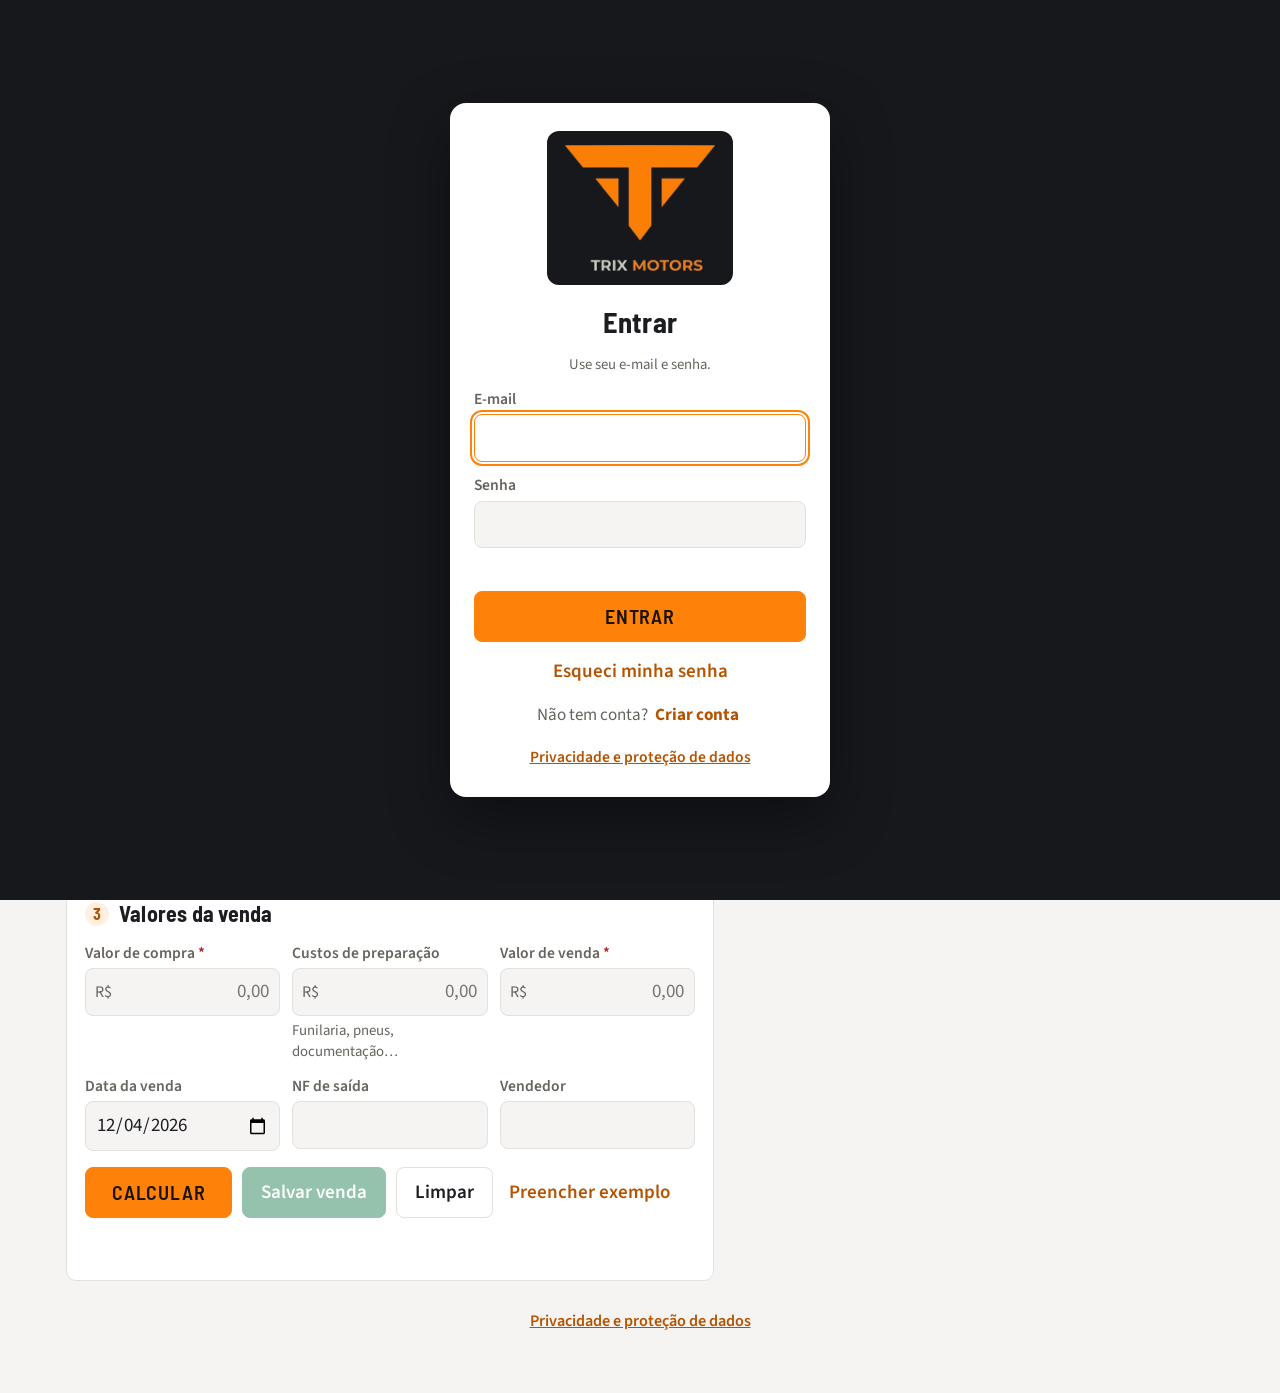
<file: index.html>
<!DOCTYPE html>
<html lang="pt-BR">
<head>
<meta charset="utf-8">
<meta name="viewport" content="width=device-width, initial-scale=1, viewport-fit=cover">
<meta name="theme-color" content="#16181c">
<meta name="description" content="Cadastro de venda de veículos com cálculo de IRPJ, CSLL, PIS, COFINS e ICMS">
<link rel="manifest" href="manifest.json?v=26">
<link rel="icon" href="icons/favicon.ico" sizes="any">
<link rel="icon" type="image/png" sizes="32x32" href="icons/favicon-32.png">
<link rel="icon" type="image/png" sizes="64x64" href="icons/favicon-64.png">
<link rel="apple-touch-icon" href="icons/apple-touch-icon.png">
<meta name="apple-mobile-web-app-capable" content="yes">
<meta name="mobile-web-app-capable" content="yes">
<meta name="apple-mobile-web-app-status-bar-style" content="black-translucent">
<meta name="apple-mobile-web-app-title" content="Trix Motors">
<title>Trix Motors – Venda e Impostos</title>
<link rel="preload" href="fonts/barlow-semi-condensed-latin-700-normal.woff2" as="font" type="font/woff2" crossorigin>
<link rel="preload" href="fonts/source-sans-3-latin-400-normal.woff2" as="font" type="font/woff2" crossorigin>
<style>
/* Tela de abertura: estilo embutido aqui para funcionar mesmo se o style.css demorar ou estiver desatualizado */
.splash{position:fixed;inset:0;z-index:100;background:#16181c;display:flex;flex-direction:column;align-items:center;justify-content:center;gap:30px;
  animation:splashSai .45s ease 1.6s forwards}
.splash img{width:min(56vw,260px);max-width:260px;height:auto;animation:logoEntra .8s cubic-bezier(.2,.7,.2,1) both}
.splash-barra{width:120px;height:3px;border-radius:2px;background:rgba(255,255,255,.12);overflow:hidden}
.splash-barra::after{content:"";display:block;height:100%;width:100%;background:#fe8209;transform-origin:left;animation:barra 1.5s ease-in-out both}
@keyframes logoEntra{from{opacity:0;transform:translateY(14px) scale(.94)}to{opacity:1;transform:none}}
@keyframes barra{from{transform:scaleX(0)}to{transform:scaleX(1)}}
@keyframes splashSai{to{opacity:0;visibility:hidden}}
@media (prefers-reduced-motion: reduce){
  .splash{animation:splashSai .2s linear .7s forwards}
  .splash img,.splash-barra::after{animation:none}
}
</style>
<link rel="stylesheet" href="style.css?v=26">
</head>
<body>
<div class="splash" id="splash" aria-hidden="true"><img src="icons/logo-trix.png" alt="" width="260" height="218" style="width:min(56vw,260px);height:auto"><div class="splash-barra"></div></div>
<script>setTimeout(function(){var s=document.getElementById("splash");if(s)s.remove();},2300);</script>
<header class="top">
  <div class="top-inner">
    <div class="brand">
      <img src="icons/logo-mark.png" alt="" width="54" height="34">
      <div class="brand-txt">
        <h1><span class="w1">TRIX</span> <span class="w2">MOTORS</span></h1>
        <small>Venda e impostos · IRPJ, CSLL, PIS, COFINS e ICMS</small>
      </div>
    </div>
    <div class="empresa" id="boxEmpresa">Empresa <div class="seg" id="segEmpresa" role="group" aria-label="Empresa"></div></div>
    <div class="status" id="status"><span class="dot"></span><span>Conectando…</span></div>
    <button type="button" class="btn sm sair" id="bSair" hidden>Sair</button>
    <button type="button" class="btn sm install" id="bInstalar" hidden>
      <svg viewBox="0 0 24 24" width="16" height="16" aria-hidden="true"><path d="M12 3v12m0 0l-5-5m5 5l5-5M5 21h14" fill="none" stroke="currentColor" stroke-width="2" stroke-linecap="round" stroke-linejoin="round"/></svg>
      Instalar app</button>
  </div>
  <nav class="tabs" aria-label="Seções">
    <a href="#nova" data-v="nova"><svg viewBox="0 0 24 24" aria-hidden="true"><path d="M12 5v14M5 12h14"/></svg><span>Nova venda</span></a>
    <a href="#vendas" data-v="vendas"><svg viewBox="0 0 24 24" aria-hidden="true"><path d="M4 19V9m6 10V5m6 14v-7m4 7H2"/></svg><span>Vendas<span class="lg"> e impostos</span></span></a>
    <a href="#aliquotas" data-v="aliquotas"><svg viewBox="0 0 24 24" aria-hidden="true"><path d="M19 5L5 19M7.5 9a1.5 1.5 0 100-3 1.5 1.5 0 000 3zm9 9a1.5 1.5 0 100-3 1.5 1.5 0 000 3z"/></svg><span>Alíquotas</span></a>
    <a href="#usuarios" data-v="usuarios" id="navUsuarios" hidden><svg viewBox="0 0 24 24" aria-hidden="true"><path d="M16 19v-1a4 4 0 00-4-4H7a4 4 0 00-4 4v1M9.5 10a3 3 0 100-6 3 3 0 000 6zM21 19v-1a4 4 0 00-3-3.87M15.5 4.13a3 3 0 010 5.74"/></svg><span>Usuários</span><b class="badge" id="badgePend" hidden></b></a>
  </nav>
</header>

<div class="aviso-adm so-pc" id="avisoBackup" role="status" hidden>
  <span class="sino" aria-hidden="true">💾</span>
  <span class="txt" id="avisoBackupTxt"></span>
  <button type="button" class="btn sm" id="avisoBackupBaixar">Baixar backup agora</button>
  <button type="button" class="fechar" id="avisoBackupFechar" aria-label="Lembrar depois">×</button>
</div>
<div class="aviso-adm" id="avisoAdm" role="status" hidden>
  <span class="sino" aria-hidden="true">🔔</span>
  <span class="txt" id="avisoAdmTxt"></span>
  <a href="#usuarios" class="btn sm" id="avisoAdmVer">Ver pedidos</a>
  <button type="button" class="btn sm" id="avisoAdmNotif" hidden>Avisar no celular</button>
  <button type="button" class="fechar" id="avisoAdmFechar" aria-label="Fechar aviso">×</button>
</div>
<main>
<div class="migrar card" id="migrar" hidden>
  <p id="migrarTxt"></p>
  <div class="actions"><button type="button" class="btn primary" id="bMigrar">ENVIAR PARA O BANCO</button><button type="button" class="btn" id="bMigrarNao">Agora não</button></div>
</div>
<!-- ============ NOVA VENDA ============ -->
<section class="view" id="v-nova">
  <div class="card meta-card" id="metaCard" hidden></div>
  <form id="form" class="grid-venda" novalidate>
    <div>
      <div class="card so-pc">
        <h2><span class="step">1</span>Cliente</h2>
        <div class="fields">
          <div class="f s4"><label for="cNome">Nome completo <span class="req">*</span></label><input id="cNome" autocomplete="off" placeholder="Nome do comprador"></div>
          <div class="f s2"><label for="cCpf">CPF / CNPJ</label><input id="cCpf" inputmode="numeric" placeholder="000.000.000-00"><span class="hint" id="hCpf"></span></div>
          <div class="f s4"><label for="cEnd">Endereço</label><input id="cEnd" placeholder="Rua, número, bairro"></div>
          <div class="f s2"><label for="cTel">Telefone</label><input id="cTel" inputmode="tel" placeholder="(00) 00000-0000"></div>
          <div class="f s4"><label for="cCidade">Cidade</label><input id="cCidade"></div>
          <div class="f s2"><label for="cUf">UF</label><input id="cUf" maxlength="2" placeholder="SP" style="text-transform:uppercase"></div>
        </div>
      </div>

      <div class="card">
        <h2><span class="step"><span class="so-pc">2</span><span class="so-cel">1</span></span>Veículo</h2>
        <div class="fields">
          <div class="f s4 so-pc"><label for="vModelo">Modelo <span class="req">*</span></label><input id="vModelo" placeholder="Ex.: Onix 1.0 LT"></div>
          <div class="f s2 so-pc"><label for="vAno">Ano/Modelo</label><input id="vAno" placeholder="2025/2025"></div>
          <div class="f s2"><label for="vPlaca">Placa <span class="req">*</span></label><input id="vPlaca" class="placa-in" maxlength="8" placeholder="ABC1D23"><span class="hint" id="hPlaca"></span></div>
          <div class="f s2 so-pc"><label for="vRenavam">Renavam</label><input id="vRenavam" inputmode="numeric" maxlength="11" placeholder="11 dígitos"><span class="hint" id="hRenavam"></span></div>
          <div class="f s2 so-pc"><label for="vChassi">Chassi</label><input id="vChassi" maxlength="17" style="text-transform:uppercase"></div>
          <div class="f s2 so-pc"><label for="vOrigem">Origem da compra</label>
            <select id="vOrigem"><option>Concessionária</option><option>Particular</option><option>Troca</option><option>Leilão</option><option>Outra</option></select></div>
          <div class="f s2 so-pc"><label for="vDataCompra">Data da compra</label><input id="vDataCompra" type="date"></div>
          <div class="f s2 so-pc"><label for="vNfEnt">NF de entrada</label><input id="vNfEnt" placeholder="Nº ou CONC."></div>
        </div>
      </div>

      <div class="card">
        <h2><span class="step"><span class="so-pc">3</span><span class="so-cel">2</span></span>Valores da venda</h2>
        <div class="fields">
          <div class="f s2"><label for="xCompra">Valor de compra <span class="req">*</span></label><div class="money"><input id="xCompra" class="num" inputmode="decimal" placeholder="0,00"></div></div>
          <div class="f s2"><label for="xCustos">Custos de preparação</label><div class="money"><input id="xCustos" class="num" inputmode="decimal" placeholder="0,00"></div><span class="hint">Funilaria, pneus, documentação…</span></div>
          <div class="f s2"><label for="xVenda">Valor de venda <span class="req">*</span></label><div class="money"><input id="xVenda" class="num" inputmode="decimal" placeholder="0,00"></div></div>
          <div class="f s2"><label for="xData">Data da venda</label><input id="xData" type="date"></div>
          <div class="f s2"><label for="xNf">NF de saída</label><input id="xNf"></div>
          <div class="f s2"><label for="xVendedor">Vendedor</label><input id="xVendedor" list="listaVendedores" autocomplete="off"><datalist id="listaVendedores"></datalist></div>
        </div>
        <div class="actions">
          <button type="submit" class="btn primary" id="bCalc">CALCULAR</button>
          <button type="button" class="btn good" id="bSalvar" disabled>Salvar venda</button>
          <button type="button" class="btn" id="bLimpar">Limpar</button>
          <button type="button" class="btn link" id="bExemplo">Preencher exemplo</button>
        </div>
        <p class="hint err" id="formErr"></p>
      </div>
    </div>

    <aside class="result" id="resultBox" aria-live="polite">
      <div class="card" id="resultCard"></div>
    </aside>
  </form>
</section>

<!-- ============ VENDAS ============ -->
<section class="view" id="v-vendas">
  <div class="toolbar">
    <div class="f periodo"><label for="selMes">Mês</label>
      <div class="periodo-ctl">
        <button type="button" class="btn seta" id="bMesAnt" aria-label="Mês anterior"><svg viewBox="0 0 24 24" width="18" height="18" aria-hidden="true"><path d="M15 6l-6 6 6 6" fill="none" stroke="currentColor" stroke-width="2.2" stroke-linecap="round" stroke-linejoin="round"/></svg></button>
        <select id="selMes"></select>
        <select id="selAno" aria-label="Ano"></select>
        <button type="button" class="btn seta" id="bMesProx" aria-label="Próximo mês"><svg viewBox="0 0 24 24" width="18" height="18" aria-hidden="true"><path d="M9 6l6 6-6 6" fill="none" stroke="currentColor" stroke-width="2.2" stroke-linecap="round" stroke-linejoin="round"/></svg></button>
      </div>
      <button type="button" class="btn link sm" id="bMesAtual" hidden>Voltar para o mês atual</button>
    </div>
    <div class="f" style="flex:1"><label for="busca">Buscar placa, modelo ou cliente</label><input id="busca" placeholder="Digite para filtrar"></div>
    <button class="btn primary" id="bPdfTri" type="button">RELATÓRIO PDF</button>
    <button class="btn" id="bCsv" type="button">Exportar CSV</button>
  </div>
  <div class="tiles" id="tiles"></div>
  <div class="tablewrap"><table class="list" id="tbVendas"></table></div>
  <div class="fech">
    <div class="card"><h2 id="fechTitulo">Impostos do mês</h2><div id="fechTab"></div></div>
    <div class="card conf"><h2>Conferência com o DARF do trimestre</h2><div id="confBox"></div></div>
  </div>
  <div class="card anual" id="cardAnual">
    <div class="anual-top">
      <div><h2 style="margin:0">Comparação por ano</h2><p class="note" style="margin:2px 0 0">Quanto a loja vendeu e lucrou em cada ano. O ano atual conta até hoje.</p></div>
      <button class="btn primary" id="bPdfAnual" type="button">PDF COMPARATIVO</button>
    </div>
    <div class="anual-barras" id="anualBarras"></div>
    <div class="tablewrap"><table class="list" id="tbAnual"></table></div>
    <div class="anual-top" style="margin-top:22px">
      <h3 style="margin:0">Mês a mês</h3>
      <div class="f" style="min-width:200px"><label for="selAnualMetrica">Comparar</label>
        <select id="selAnualMetrica"><option value="liquido">Lucro líquido</option><option value="venda">Faturamento</option><option value="n">Carros vendidos</option><option value="total">Impostos</option></select></div>
    </div>
    <div class="tablewrap"><table class="list" id="tbAnualMes"></table></div>
  </div>
</section>

<!-- ============ ALÍQUOTAS ============ -->
<section class="view" id="v-aliquotas">
  <div class="card cfg">
    <h2>Alíquotas usadas no cálculo</h2>
    <p class="note" style="margin-top:0">Lucro presumido sobre a margem (venda − compra), como na planilha. Cada venda guarda as alíquotas do dia em que foi salva. Mudar aqui vale só para novos cálculos.</p>
    <div class="fields" id="cfgFields"></div>
    <div class="actions"><button class="btn primary" id="bCfg" type="button">SALVAR ALÍQUOTAS</button><button class="btn" id="bCfgPadrao" type="button">Voltar ao padrão da planilha</button></div>
  </div>
  <div class="card cfg">
    <h2>Meta do mês</h2>
    <p class="note" style="margin-top:0">Quanto a loja quer de <b>lucro líquido</b> (lucro − impostos) por mês. Aparece no topo da tela Nova venda, com o quanto já foi alcançado. Vale para todos os meses. Deixe em branco ou 0 para não mostrar.</p>
    <div class="fields"><div class="f"><label for="metaValor">Meta de lucro líquido por mês</label><div class="money"><input id="metaValor" class="num" inputmode="decimal" placeholder="0,00"></div></div></div>
    <h3 class="meta-sub">Meta por vendedor</h3>
    <p class="note" style="margin-top:0">Quantos carros cada vendedor deve vender no mês. Conta as vendas em que o campo <b>Vendedor</b> está com esse nome (o app sugere os nomes ao digitar).</p>
    <div id="metaVendLista"></div>
    <button class="btn" id="bAddVend" type="button">+ Adicionar vendedor</button>
    <div class="actions"><button class="btn primary" id="bMeta" type="button">SALVAR METAS</button></div>
  </div>
</section>
<!-- ============ USUÁRIOS (só administrador) ============ -->
<section class="view" id="v-usuarios">
  <div class="card">
    <h2>Pedidos de acesso <span class="pill" id="qtdPend">0</span></h2>
    <p class="note" style="margin-top:0">Quem tocou em "Criar conta" aparece aqui. Só depois de aprovado a pessoa vê e salva vendas.</p>
    <div id="listaPend"></div>
  </div>
  <div class="card">
    <h2>Quem tem acesso</h2>
    <div id="listaMembros"></div>
  </div>
  <div class="card so-pc" id="cardBackup">
    <h2>Backup dos dados</h2>
    <p class="note" style="margin-top:0">Baixa um arquivo com <b>tudo</b>: vendas (com os dados completos do cliente e do veículo), fechamentos, alíquotas, metas, vendedores, empresas e a lista de quem tem acesso. Os relatórios em PDF podem ser gerados de novo a partir dele.</p>
    <p class="backup-ultimo" id="backupUltimo"></p>
    <div class="actions"><button type="button" class="btn primary" id="bBackup">BAIXAR BACKUP COMPLETO</button>
      <label class="btn" for="fRestaurar">Restaurar de um backup…</label><input type="file" id="fRestaurar" accept=".json,application/json" hidden></div>
    <p class="note aviso-backup"><b>Guarde o arquivo com cuidado:</b> ele tem CPF, endereço e telefone dos clientes. Deixe numa pasta do computador da loja e numa cópia no Google Drive da empresa. Não mande por WhatsApp nem por e-mail. Faça um backup por semana.</p>
    <p class="note">Restaurar <b>não apaga nada</b>: traz de volta as vendas, fechamentos, alíquotas e metas do arquivo. Se uma venda existir nos dois, fica a versão do arquivo. A lista de acessos não é restaurada (cada pessoa cria a conta e você aprova).</p>
  </div>
  <div class="card" id="cardTitular">
    <h2>Pedidos de clientes sobre dados (LGPD)</h2>
    <p class="note" style="margin-top:0">Quando um cliente pedir pelo canal de privacidade: busque pelo CPF ou CNPJ. Prazo de resposta: até 15 dias (simplificada) ou 30 dias (completa).</p>
    <div class="toolbar"><div class="f" style="flex:1"><label for="tCpf">CPF ou CNPJ do cliente</label><input id="tCpf" inputmode="numeric" placeholder="000.000.000-00"></div><button type="button" class="btn primary" id="bTBuscar">BUSCAR</button></div>
    <div id="tResultado"></div>
  </div>
  <div class="card" id="cardAuditoria">
    <h2>Registro de auditoria</h2>
    <p class="note" style="margin-top:0">Quem criou, alterou ou apagou vendas, aprovou ou removeu acessos e mudou alíquotas. Não pode ser alterado. Guardado por 5 anos.</p>
    <div id="listaAuditoria"><p class="vazio">Carregando…</p></div>
  </div>
  <div class="card" id="cardRecusados" hidden>
    <h2>Recusados</h2>
    <div id="listaRecusados"></div>
  </div>
</section>
<footer class="rodape-app"><a href="privacidade.html" target="_blank" rel="noopener">Privacidade e proteção de dados</a></footer>
</main>

<div class="modal" id="modal" role="dialog" aria-modal="true" aria-labelledby="mTitle">
  <div class="card"><h2 id="mTitle">Excluir venda?</h2><p id="mText"></p>
    <div class="actions"><button class="btn danger" id="mOk" type="button">Excluir</button><button class="btn" id="mCancel" type="button">Cancelar</button></div></div>
</div>
<div class="toast" id="toast" role="status"></div>
<div class="login" id="login" hidden>
  <form class="login-card" id="loginForm" novalidate>
    <img src="icons/logo-trix.png" alt="Trix Motors" width="200" height="168">
    <h2 id="loginTitulo">Entrar</h2>
    <p class="hint" id="loginSub">Use o e-mail e a senha cadastrados pelo administrador.</p>
    <div class="f s6" id="campoNome" hidden><label for="lNome">Seu nome</label><input id="lNome" autocomplete="name"></div>
    <div class="f s6" id="campoEmail"><label for="lEmail">E-mail</label><input id="lEmail" type="email" autocomplete="username" inputmode="email"></div>
    <div class="f s6" id="campoSenha"><label for="lSenha">Senha</label><input id="lSenha" type="password" autocomplete="current-password"></div>
    <div class="f s6" id="campoNova" hidden><label for="lNova">Nova senha (mínimo 6 caracteres)</label><input id="lNova" type="password" autocomplete="new-password"></div>
    <p class="hint err" id="loginErr" role="alert"></p>
    <button type="submit" class="btn primary" id="bEntrar">ENTRAR</button>
    <button type="button" class="btn" id="bVerificar" hidden>Verificar de novo</button>
    <button type="button" class="btn link" id="bEsqueci">Esqueci minha senha</button>
    <p class="login-cad-aviso" id="avisoCadastro" hidden>Seu nome e e-mail são usados só para liberar e controlar o seu acesso ao app.</p>
    <p class="login-troca" id="trocaCriar">Não tem conta? <button type="button" class="btn link" id="bIrCriar">Criar conta</button></p>
    <p class="login-troca" id="trocaEntrar" hidden>Já tem conta? <button type="button" class="btn link" id="bIrEntrar">Entrar</button></p>
    <button type="button" class="btn link" id="bLoginSair" hidden>Sair e usar outra conta</button>
    <p class="login-priv"><a href="privacidade.html" target="_blank" rel="noopener">Privacidade e proteção de dados</a></p>
  </form>
</div>
<div class="ios-tip" id="iosTip" hidden>
  <p><b>Instalar no iPhone:</b> toque em <svg viewBox="0 0 24 24" width="18" height="18" aria-label="Compartilhar"><path d="M12 15V3m0 0L8 7m4-4l4 4M6 11H5a1 1 0 00-1 1v8a1 1 0 001 1h14a1 1 0 001-1v-8a1 1 0 00-1-1h-1" fill="none" stroke="currentColor" stroke-width="2" stroke-linecap="round" stroke-linejoin="round"/></svg> Compartilhar e depois em <b>Adicionar à Tela de Início</b>.</p>
  <button type="button" class="btn sm" id="iosTipFechar">Entendi</button>
</div>

<script src="config.js?v=26"></script>
<script src="lib/supabase.js?v=26"></script>
<script src="lib/jspdf.umd.min.js?v=26"></script>
<script src="lib/jspdf.plugin.autotable.min.js?v=26"></script>
<script src="pdf.js?v=26"></script>
<script src="script.js?v=26"></script>
</body>
</html>
</file>
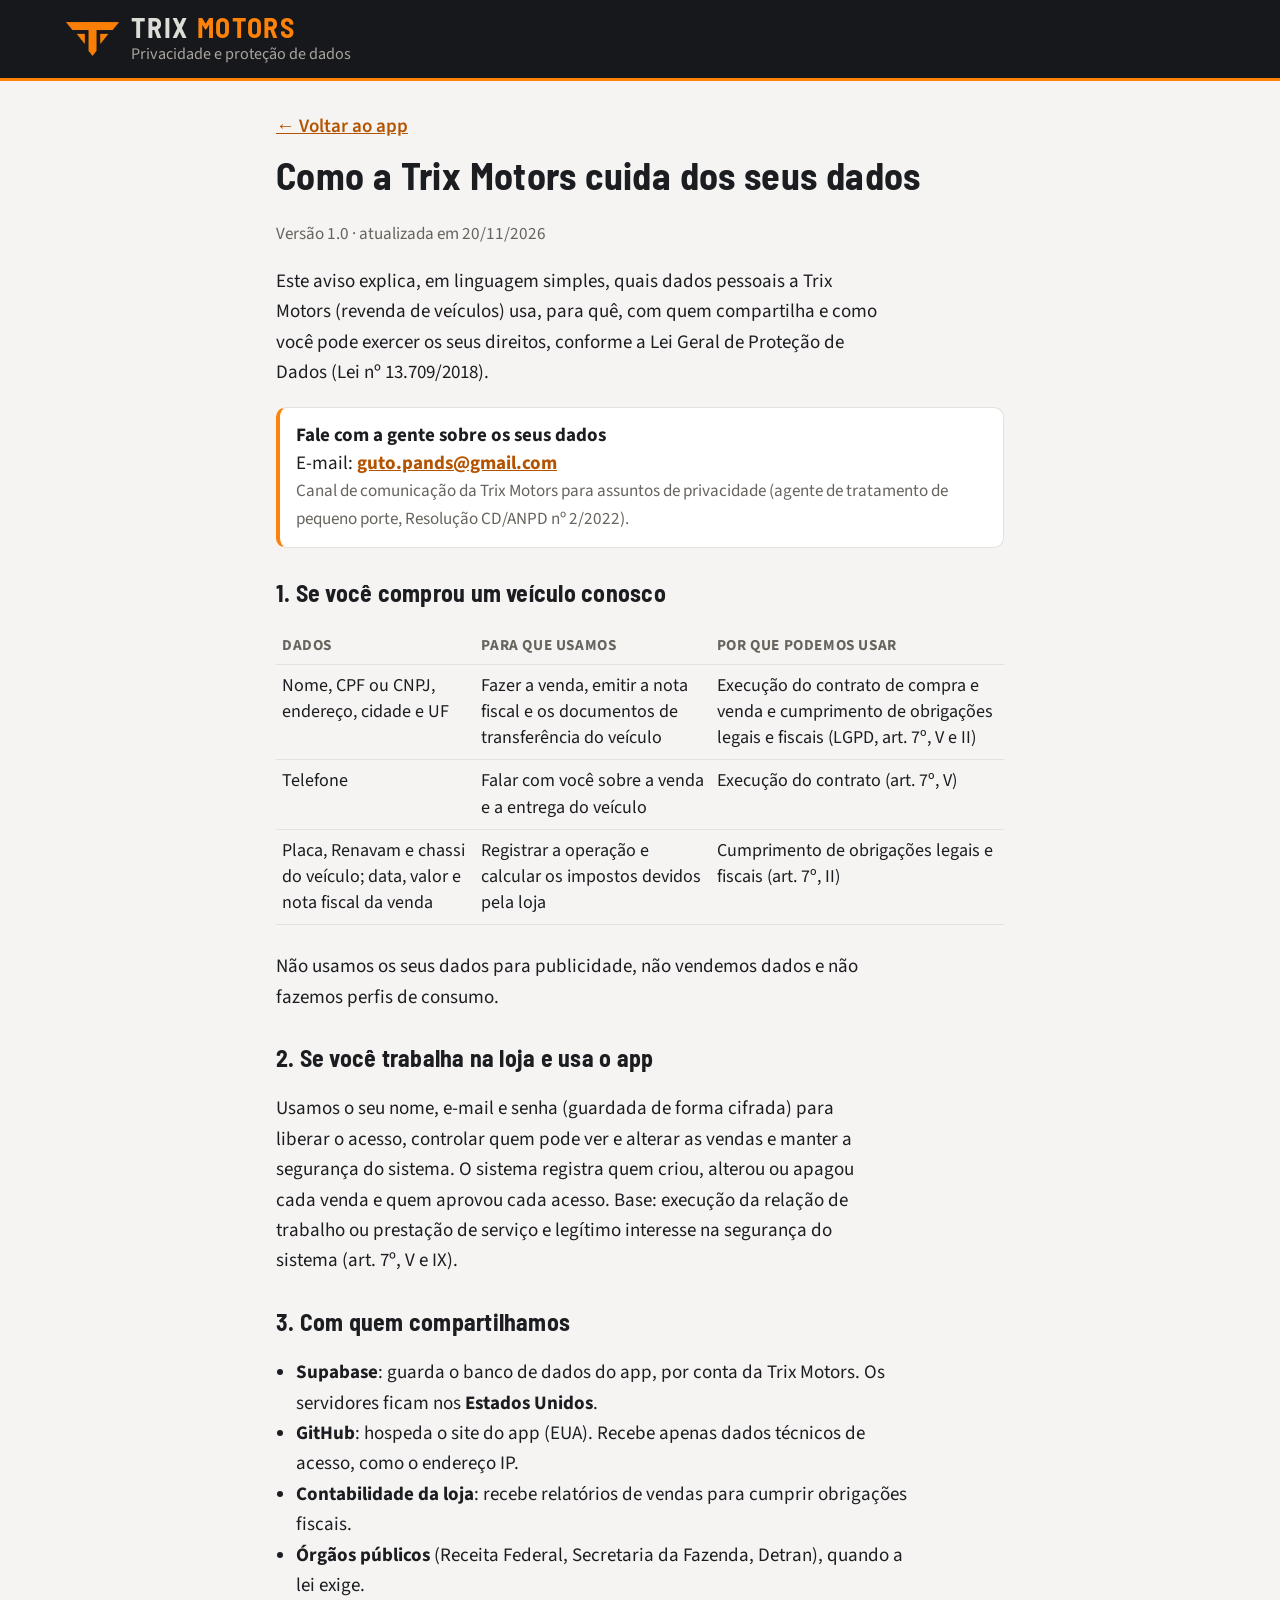
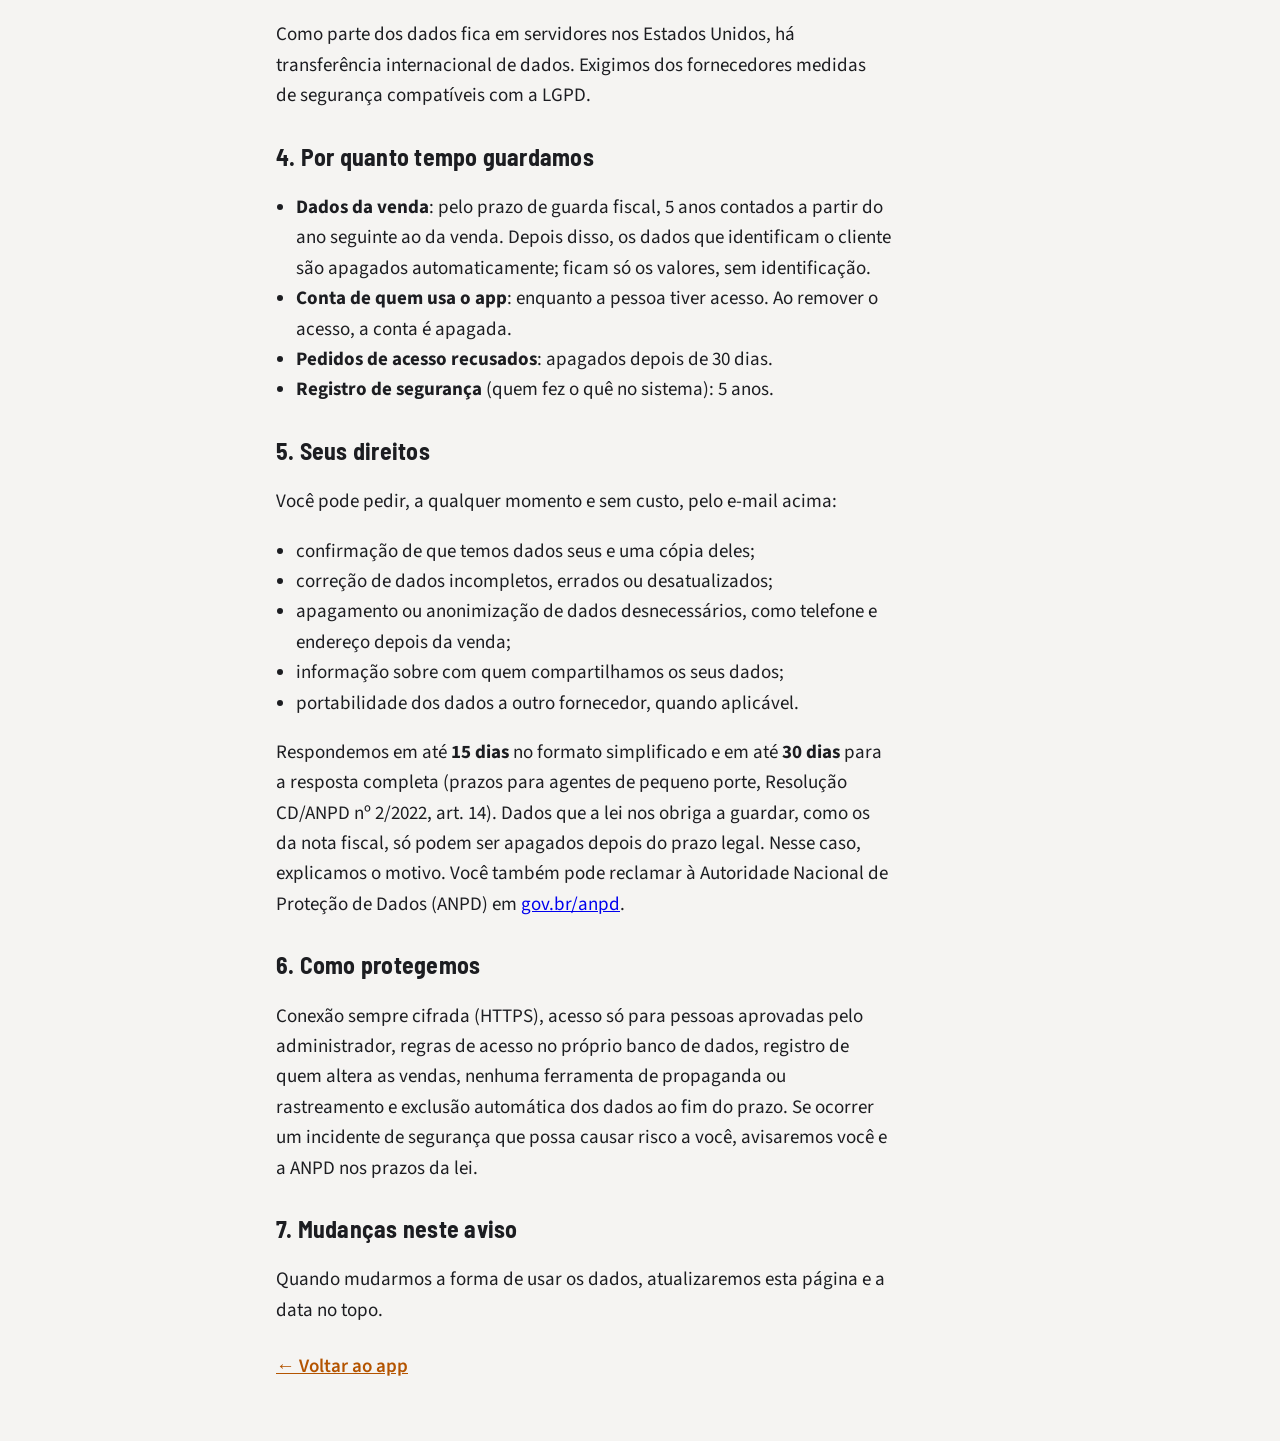
<file: privacidade.html>
<!DOCTYPE html>
<html lang="pt-BR">
<head>
<meta charset="utf-8">
<meta name="viewport" content="width=device-width, initial-scale=1, viewport-fit=cover">
<meta name="theme-color" content="#16181c">
<title>Privacidade – Trix Motors</title>
<link rel="icon" href="icons/favicon.ico" sizes="any">
<link rel="stylesheet" href="style.css?v=26">
<style>
  .doc{max-width:760px;margin:0 auto;padding:24px max(16px,env(safe-area-inset-left)) 60px}
  .doc h1{font-size:2rem;margin:8px 0 4px}
  .doc h2{font-size:1.25rem;margin:28px 0 8px}
  .doc p,.doc li{line-height:1.6;max-width:68ch}
  .doc ul{padding-left:20px}
  .doc .meta{color:var(--muted);font-size:.9rem}
  .doc table{border-collapse:collapse;width:100%;margin:8px 0}
  .doc th,.doc td{border-bottom:1px solid var(--line);padding:8px 6px;text-align:left;vertical-align:top;font-size:.95rem}
  .doc th{color:var(--muted);font-size:.8rem;text-transform:uppercase;letter-spacing:.04em}
  .contato{background:var(--surface);border:1px solid var(--line);border-left:4px solid var(--accent);border-radius:10px;padding:14px 16px;margin:16px 0}
  .contato a{color:var(--accent-text);font-weight:700}
  .voltar{display:inline-block;margin-top:8px;color:var(--accent-text);font-weight:600}
  .tablewrap{overflow-x:auto;border:0;background:transparent}
</style>
</head>
<body>
<header class="top">
  <div class="top-inner">
    <div class="brand">
      <img src="icons/logo-mark.png" alt="" width="54" height="34">
      <div class="brand-txt"><h1><span class="w1">TRIX</span> <span class="w2">MOTORS</span></h1><small>Privacidade e proteção de dados</small></div>
    </div>
  </div>
</header>
<main class="doc">
  <a class="voltar" href="./">← Voltar ao app</a>
  <h1>Como a Trix Motors cuida dos seus dados</h1>
  <p class="meta">Versão 1.0 · atualizada em 20/11/2026</p>

  <p>Este aviso explica, em linguagem simples, quais dados pessoais a Trix Motors (revenda de veículos) usa, para quê, com quem compartilha e como você pode exercer os seus direitos, conforme a Lei Geral de Proteção de Dados (Lei nº 13.709/2018).</p>

  <div class="contato">
    <b>Fale com a gente sobre os seus dados</b><br>
    E-mail: <span id="canal">pergunte na loja (o canal de privacidade está sendo configurado)</span><br>
    <span class="meta">Canal de comunicação da Trix Motors para assuntos de privacidade (agente de tratamento de pequeno porte, Resolução CD/ANPD nº 2/2022).</span>
  </div>

  <h2>1. Se você comprou um veículo conosco</h2>
  <div class="tablewrap"><table>
    <thead><tr><th>Dados</th><th>Para que usamos</th><th>Por que podemos usar</th></tr></thead>
    <tbody>
      <tr><td>Nome, CPF ou CNPJ, endereço, cidade e UF</td><td>Fazer a venda, emitir a nota fiscal e os documentos de transferência do veículo</td><td>Execução do contrato de compra e venda e cumprimento de obrigações legais e fiscais (LGPD, art. 7º, V e II)</td></tr>
      <tr><td>Telefone</td><td>Falar com você sobre a venda e a entrega do veículo</td><td>Execução do contrato (art. 7º, V)</td></tr>
      <tr><td>Placa, Renavam e chassi do veículo; data, valor e nota fiscal da venda</td><td>Registrar a operação e calcular os impostos devidos pela loja</td><td>Cumprimento de obrigações legais e fiscais (art. 7º, II)</td></tr>
    </tbody>
  </table></div>
  <p>Não usamos os seus dados para publicidade, não vendemos dados e não fazemos perfis de consumo.</p>

  <h2>2. Se você trabalha na loja e usa o app</h2>
  <p>Usamos o seu nome, e-mail e senha (guardada de forma cifrada) para liberar o acesso, controlar quem pode ver e alterar as vendas e manter a segurança do sistema. O sistema registra quem criou, alterou ou apagou cada venda e quem aprovou cada acesso. Base: execução da relação de trabalho ou prestação de serviço e legítimo interesse na segurança do sistema (art. 7º, V e IX).</p>

  <h2>3. Com quem compartilhamos</h2>
  <ul>
    <li><b>Supabase</b>: guarda o banco de dados do app, por conta da Trix Motors. Os servidores ficam nos <b>Estados Unidos</b>.</li>
    <li><b>GitHub</b>: hospeda o site do app (EUA). Recebe apenas dados técnicos de acesso, como o endereço IP.</li>
    <li><b>Contabilidade da loja</b>: recebe relatórios de vendas para cumprir obrigações fiscais.</li>
    <li><b>Órgãos públicos</b> (Receita Federal, Secretaria da Fazenda, Detran), quando a lei exige.</li>
  </ul>
  <p>Como parte dos dados fica em servidores nos Estados Unidos, há transferência internacional de dados. Exigimos dos fornecedores medidas de segurança compatíveis com a LGPD.</p>

  <h2>4. Por quanto tempo guardamos</h2>
  <ul>
    <li><b>Dados da venda</b>: pelo prazo de guarda fiscal, 5 anos contados a partir do ano seguinte ao da venda. Depois disso, os dados que identificam o cliente são apagados automaticamente; ficam só os valores, sem identificação.</li>
    <li><b>Conta de quem usa o app</b>: enquanto a pessoa tiver acesso. Ao remover o acesso, a conta é apagada.</li>
    <li><b>Pedidos de acesso recusados</b>: apagados depois de 30 dias.</li>
    <li><b>Registro de segurança</b> (quem fez o quê no sistema): 5 anos.</li>
  </ul>

  <h2>5. Seus direitos</h2>
  <p>Você pode pedir, a qualquer momento e sem custo, pelo e-mail acima:</p>
  <ul>
    <li>confirmação de que temos dados seus e uma cópia deles;</li>
    <li>correção de dados incompletos, errados ou desatualizados;</li>
    <li>apagamento ou anonimização de dados desnecessários, como telefone e endereço depois da venda;</li>
    <li>informação sobre com quem compartilhamos os seus dados;</li>
    <li>portabilidade dos dados a outro fornecedor, quando aplicável.</li>
  </ul>
  <p>Respondemos em até <b>15 dias</b> no formato simplificado e em até <b>30 dias</b> para a resposta completa (prazos para agentes de pequeno porte, Resolução CD/ANPD nº 2/2022, art. 14). Dados que a lei nos obriga a guardar, como os da nota fiscal, só podem ser apagados depois do prazo legal. Nesse caso, explicamos o motivo. Você também pode reclamar à Autoridade Nacional de Proteção de Dados (ANPD) em <a href="https://www.gov.br/anpd">gov.br/anpd</a>.</p>

  <h2>6. Como protegemos</h2>
  <p>Conexão sempre cifrada (HTTPS), acesso só para pessoas aprovadas pelo administrador, regras de acesso no próprio banco de dados, registro de quem altera as vendas, nenhuma ferramenta de propaganda ou rastreamento e exclusão automática dos dados ao fim do prazo. Se ocorrer um incidente de segurança que possa causar risco a você, avisaremos você e a ANPD nos prazos da lei.</p>

  <h2>7. Mudanças neste aviso</h2>
  <p>Quando mudarmos a forma de usar os dados, atualizaremos esta página e a data no topo.</p>

  <a class="voltar" href="./">← Voltar ao app</a>
</main>
<script src="config.js?v=26"></script>
<script>
  (function(){
    var c = (window.TRIX_CONFIG || {}).canalPrivacidade;
    if (typeof c === "string" && /^[^@\s]+@[^@\s]+\.[^@\s]+$/.test(c.trim())) {
      var a = document.createElement("a"); a.href = "mailto:" + c.trim(); a.textContent = c.trim();
      var el = document.getElementById("canal"); el.textContent = ""; el.appendChild(a);
    }
  })();
</script>
</body>
</html>
</file>
<file: style.css>
/* Fontes hospedadas no próprio site (sem chamada ao Google): licença SIL OFL 1.1, ver fonts/ */
@font-face{font-family:"Barlow Semi Condensed";font-style:normal;font-weight:500;font-display:swap;src:url("fonts/barlow-semi-condensed-latin-500-normal.woff2") format("woff2")}
@font-face{font-family:"Barlow Semi Condensed";font-style:normal;font-weight:600;font-display:swap;src:url("fonts/barlow-semi-condensed-latin-600-normal.woff2") format("woff2")}
@font-face{font-family:"Barlow Semi Condensed";font-style:normal;font-weight:700;font-display:swap;src:url("fonts/barlow-semi-condensed-latin-700-normal.woff2") format("woff2")}
@font-face{font-family:"Source Sans 3";font-style:normal;font-weight:400;font-display:swap;src:url("fonts/source-sans-3-latin-400-normal.woff2") format("woff2")}
@font-face{font-family:"Source Sans 3";font-style:normal;font-weight:500;font-display:swap;src:url("fonts/source-sans-3-latin-500-normal.woff2") format("woff2")}
@font-face{font-family:"Source Sans 3";font-style:normal;font-weight:600;font-display:swap;src:url("fonts/source-sans-3-latin-600-normal.woff2") format("woff2")}
@font-face{font-family:"Source Sans 3";font-style:normal;font-weight:700;font-display:swap;src:url("fonts/source-sans-3-latin-700-normal.woff2") format("woff2")}
/* Cores da marca Trix Motors: laranja #fe8209, grafite, cinza claro do logotipo. Layout: barra superior com empresa e abas; "Nova venda" = formulário à esquerda + resultado fixo à direita (empilha no celular). */
:root{
  --bg:#f5f4f2; --surface:#ffffff; --ink:#1c1d21; --muted:#67635d; --line:#e4e0db;
  --accent:#fe8209; --accent-soft:#fff0e2; --accent-ink:#1a1206; --accent-text:#b45400;
  --header:#16181c; --header-ink:#ecebe8; --header-muted:#a8a49e; --brand-gray:#ddddd7;
  --good:#157a4a; --bad:#b42318; --warn:#8a5a00; --warn-soft:#f8eed9;
  --font-display:"Barlow Semi Condensed","Arial Narrow",Arial,sans-serif;
  --font-body:"Source Sans 3","Segoe UI",Roboto,Helvetica,Arial,sans-serif;
  --r:10px;
  color-scheme:light;
}
@media (prefers-color-scheme: dark){
  :root:not([data-theme="light"]){
    --bg:#111215; --surface:#1b1d21; --ink:#ecebe8; --muted:#a19d97; --line:#2e3035;
    --accent:#ff8a1f; --accent-soft:#3a2412; --accent-ink:#1a1206; --accent-text:#ff9d45;
    --header:#0b0c0e; --header-ink:#ecebe8; --header-muted:#a19d97; --brand-gray:#ddddd7;
    --good:#45c486; --bad:#ff7366; --warn:#e8b04a; --warn-soft:#3a2d12;
    color-scheme:dark;
  }
}
:root[data-theme="dark"]{
  --bg:#111215; --surface:#1b1d21; --ink:#ecebe8; --muted:#a19d97; --line:#2e3035;
  --accent:#ff8a1f; --accent-soft:#3a2412; --accent-ink:#1a1206; --accent-text:#ff9d45;
  --header:#0b0c0e; --header-ink:#ecebe8; --header-muted:#a19d97; --brand-gray:#ddddd7;
  --good:#45c486; --bad:#ff7366; --warn:#e8b04a; --warn-soft:#3a2d12;
  color-scheme:dark;
}
*{box-sizing:border-box}
html,body{margin:0}
html{font-size:19px}   /* tamanho base das letras: aumente aqui para tudo crescer junto */
body{background:var(--bg);color:var(--ink);font-family:var(--font-body);font-size:19px;line-height:1.45}
h1,h2,h3{font-family:var(--font-display);margin:0;text-wrap:balance;letter-spacing:.01em}
.num{font-variant-numeric:tabular-nums}
button,input,select{font:inherit;color:inherit}
:focus-visible{outline:2px solid var(--accent);outline-offset:2px}

header.top{background:var(--header);color:var(--header-ink);border-bottom:3px solid var(--accent);position:sticky;top:0;z-index:5}
.top-inner{max-width:1180px;margin:0 auto;padding:12px 16px;display:flex;gap:16px;align-items:center;flex-wrap:wrap}
.brand{display:flex;align-items:center;gap:12px;margin-right:auto}
.brand img{height:34px;width:auto;display:block}
.brand-txt{display:flex;flex-direction:column}
.brand h1 .w1{color:var(--brand-gray)} .brand h1 .w2{color:var(--accent)}
.brand h1{font-size:1.45rem;font-weight:700;letter-spacing:.06em;line-height:1.1}
.brand small{color:var(--header-muted);font-size:.85rem}
.empresa[hidden],.status[hidden]{display:none!important}
.empresa{display:flex;align-items:center;gap:8px;font-size:.9rem;color:var(--header-muted)}
.seg{display:inline-flex;border:1px solid rgba(255,255,255,.14);border-radius:999px;padding:3px;background:rgba(255,255,255,.05)}
.seg button{border:0;background:transparent;color:var(--header-ink);padding:5px 14px;border-radius:999px;cursor:pointer;font-weight:600;font-family:var(--font-display);letter-spacing:.04em}
.seg button[aria-pressed="true"]{background:var(--accent);color:var(--accent-ink)}
nav.tabs{max-width:1180px;margin:0 auto;padding:0 16px;display:flex;gap:4px;overflow-x:auto}
nav.tabs a{padding:10px 14px;text-decoration:none;color:var(--header-muted);font-weight:600;border-bottom:3px solid transparent;white-space:nowrap}
nav.tabs a[aria-current="page"]{color:var(--header-ink);border-color:var(--accent)}
.status{font-size:.8rem;color:var(--header-muted);display:flex;align-items:center;gap:6px}
.dot{width:8px;height:8px;border-radius:50%;background:var(--muted)}
.dot.ok{background:var(--good)} .dot.local{background:var(--warn)}

main{max-width:1180px;margin:0 auto;padding:20px 16px 60px}
section.view{display:none} section.view.on{display:block}

.grid-venda{display:grid;grid-template-columns:minmax(0,1.35fr) minmax(0,1fr);gap:20px;align-items:start}
@media (max-width:880px){.grid-venda{grid-template-columns:1fr}}
.card{background:var(--surface);border:1px solid var(--line);border-radius:var(--r);padding:18px}
.card + .card{margin-top:16px}
.card h2{font-size:1.15rem;font-weight:700;display:flex;align-items:center;gap:10px;margin-bottom:12px}
.step{display:inline-grid;place-items:center;width:24px;height:24px;border-radius:50%;background:var(--accent-soft);color:var(--accent-text);font-size:.85rem;font-weight:700}
.fields{display:grid;grid-template-columns:repeat(6,minmax(0,1fr));gap:12px}
.f{display:flex;flex-direction:column;gap:4px;grid-column:span 3}
.f.s2{grid-column:span 2}.f.s4{grid-column:span 4}.f.s6{grid-column:span 6}
@media (max-width:520px){.f,.f.s2,.f.s4{grid-column:span 6}}
label{font-size:.82rem;font-weight:600;color:var(--muted)}
label .req{color:var(--bad)}
input,select{font-size:1rem;border:1px solid var(--line);background:var(--bg);border-radius:8px;padding:9px 10px;width:100%;min-width:0}
input:focus,select:focus{border-color:var(--accent);background:var(--surface)}
input.err{border-color:var(--bad)}
.hint{font-size:.78rem;color:var(--muted);min-height:1em}
.hint.err{color:var(--bad)}
.money{position:relative}
.money input{padding-left:34px;text-align:right}
.money::before{content:"R$";position:absolute;left:10px;top:50%;transform:translateY(-50%);color:var(--muted);font-size:.85rem}
.placa-in{text-transform:uppercase;letter-spacing:.12em;font-family:var(--font-display);font-weight:700}

.actions{display:flex;gap:10px;flex-wrap:wrap;margin-top:16px}
.btn{border:1px solid var(--line);background:var(--surface);padding:10px 18px;border-radius:8px;cursor:pointer;font-weight:600}
.btn:hover{border-color:var(--accent)}
.btn.primary{background:var(--accent);color:var(--accent-ink);border-color:var(--accent);font-family:var(--font-display);font-size:1.05rem;letter-spacing:.04em;padding:10px 26px}
.btn.good{background:var(--good);border-color:var(--good);color:#fff}
.btn:disabled{opacity:.45;cursor:not-allowed}
.btn.sm{padding:5px 10px;font-size:.85rem}
.btn.link{border:0;background:none;color:var(--accent-text);padding:4px 6px}
.btn.danger{color:var(--bad)}

.result{position:sticky;top:120px}
.empty{color:var(--muted);text-align:center;padding:30px 10px}
.empty strong{display:block;color:var(--ink);font-family:var(--font-display);font-size:1.2rem;margin-bottom:6px}
.hero{display:flex;justify-content:space-between;align-items:end;gap:12px;padding-bottom:14px;border-bottom:1px solid var(--line);margin-bottom:12px}
.hero .lbl{font-size:.8rem;color:var(--muted);font-weight:600;text-transform:uppercase;letter-spacing:.06em}
.hero .big{font-family:var(--font-display);font-size:2.2rem;font-weight:700;line-height:1}
.hero .big.neg{color:var(--bad)}
.pill{display:inline-block;padding:3px 10px;border-radius:999px;font-size:.8rem;font-weight:700;background:var(--accent-soft);color:var(--accent-text)}
.pill.warn{background:var(--warn-soft);color:var(--warn)}
.pill.bad{background:color-mix(in srgb,var(--bad) 15%,transparent);color:var(--bad)}
table{border-collapse:collapse;width:100%}
.tax td,.tax th{padding:7px 4px;border-bottom:1px solid var(--line);text-align:right;font-size:.92rem}
.tax th{font-size:.75rem;color:var(--muted);text-transform:uppercase;letter-spacing:.05em;font-weight:600}
.tax td:first-child,.tax th:first-child{text-align:left}
.tax td small{color:var(--muted);display:block;font-size:.75rem}
.tax tr.tot td{font-weight:700;border-bottom:2px solid var(--ink)}
.tax tr.sub td{color:var(--muted)}
.bar{display:flex;height:12px;border-radius:6px;overflow:hidden;background:var(--line);margin:14px 0 6px}
.bar span{display:block;height:100%}
.legend{display:flex;justify-content:space-between;font-size:.8rem;color:var(--muted);gap:8px;flex-wrap:wrap}
.legend i{display:inline-block;width:9px;height:9px;border-radius:2px;margin-right:5px;vertical-align:baseline}
.minimo{margin-top:16px;padding:12px;border-radius:8px;background:var(--bg);border:1px dashed var(--line)}
.minimo .row{display:flex;gap:10px;align-items:end;flex-wrap:wrap}
.minimo .row .f{flex:1;min-width:140px}
.minimo output{font-family:var(--font-display);font-size:1.4rem;font-weight:700}

.placa{display:inline-flex;flex-direction:column;border:1.5px solid var(--ink);border-radius:4px;overflow:hidden;background:#fff;color:#111;line-height:1;vertical-align:middle;min-width:76px}
.placa b{background:#1546b8;color:#fff;font-size:6px;letter-spacing:.2em;text-align:center;padding:2px 0;font-weight:700}
.placa span{font-family:var(--font-display);font-weight:700;font-size:.92rem;letter-spacing:.08em;padding:2px 6px;text-align:center}

.tiles{display:grid;grid-template-columns:repeat(auto-fit,minmax(160px,1fr));gap:12px;margin-bottom:16px}
.tile{background:var(--surface);border:1px solid var(--line);border-radius:var(--r);padding:14px}
.tile .lbl{font-size:.78rem;color:var(--muted);font-weight:600;text-transform:uppercase;letter-spacing:.05em}
.tile .v{font-family:var(--font-display);font-size:1.6rem;font-weight:700}
.toolbar{display:flex;gap:10px;align-items:end;flex-wrap:wrap;margin-bottom:14px}
.toolbar .f{grid-column:auto;min-width:160px}
.tablewrap{overflow-x:auto;border:1px solid var(--line);border-radius:var(--r);background:var(--surface)}
.list th,.list td{padding:9px 10px;border-bottom:1px solid var(--line);text-align:right;white-space:nowrap;font-size:.9rem}
.list th{font-size:.74rem;color:var(--muted);text-transform:uppercase;letter-spacing:.05em;background:var(--bg);position:sticky;top:0}
.list td.l,.list th.l{text-align:left}
.list tr:last-child td{border-bottom:0}
.list tfoot td{font-weight:700;background:var(--bg)}
.list td .sub{display:block;color:var(--muted);font-size:.78rem}
.neg{color:var(--bad)}
.ok{color:var(--good)}
.fech{display:grid;grid-template-columns:minmax(0,1.2fr) minmax(0,1fr);gap:16px;margin-top:16px}
@media (max-width:880px){.fech{grid-template-columns:1fr}}
.note{font-size:.82rem;color:var(--muted);margin-top:10px}
.conf input{max-width:170px}
.cfg .f{grid-column:span 2}
@media (max-width:620px){.cfg .f{grid-column:span 3}}

.aviso-adm{position:relative;padding-right:40px !important;display:flex;align-items:center;gap:10px;flex-wrap:wrap;max-width:1180px;margin:14px auto 0;padding:12px 14px;border-radius:var(--r);background:color-mix(in srgb,var(--accent) 16%,var(--surface));border:1px solid var(--accent);color:var(--ink)}
.aviso-adm[hidden]{display:none}
.aviso-adm .sino{font-size:20px}
.aviso-adm .txt{flex:1;min-width:180px}
.aviso-adm a.btn{text-decoration:none;color:var(--ink)}
.aviso-adm .fechar{position:absolute;top:8px;right:8px;background:none;border:0;color:var(--muted);font-size:22px;line-height:1;cursor:pointer;padding:0 4px}
.aviso-adm.novo{animation:pulsa 1s ease 2}
@keyframes pulsa{50%{box-shadow:0 0 0 6px color-mix(in srgb,var(--accent) 35%,transparent)}}
@media (max-width:760px){.aviso-adm{margin:10px 12px 0}}
.toast{position:fixed;left:50%;bottom:20px;transform:translateX(-50%);background:var(--ink);color:var(--bg);padding:10px 18px;border-radius:8px;font-weight:600;opacity:0;pointer-events:none;transition:opacity .2s;z-index:20;max-width:90vw}
.toast.on{opacity:1}
.modal{position:fixed;inset:0;background:rgba(0,0,0,.45);display:none;place-items:center;z-index:30;padding:16px}
.modal.on{display:grid}
.modal .card{max-width:420px;width:100%}
@media (prefers-reduced-motion: reduce){*{transition:none!important}}

/* ===================== App / celular ===================== */
nav.tabs a{display:inline-flex;align-items:center;gap:6px}
nav.tabs svg{width:18px;height:18px;fill:none;stroke:currentColor;stroke-width:2;stroke-linecap:round;stroke-linejoin:round;flex:none}
.install{display:inline-flex;align-items:center;gap:6px;background:transparent;border-color:var(--accent);color:var(--accent)}
.install[hidden]{display:none}
.ios-tip{position:fixed;left:12px;right:12px;bottom:calc(84px + env(safe-area-inset-bottom));z-index:25;background:var(--surface);border:1px solid var(--line);border-radius:12px;padding:12px 14px;box-shadow:0 8px 30px rgba(0,0,0,.18);display:flex;gap:10px;align-items:center}
.ios-tip[hidden]{display:none}
.ios-tip p{margin:0;font-size:.9rem;flex:1}
.ios-tip svg{vertical-align:-3px;color:var(--accent-text)}
.fech .card{overflow-x:auto}
header.top{padding-top:env(safe-area-inset-top)}
.top-inner,nav.tabs,main{padding-left:max(16px,env(safe-area-inset-left));padding-right:max(16px,env(safe-area-inset-right))}

@media (max-width:880px){
  .result{position:static}
}

@media (max-width:720px){
  body{font-size:18px}
  input,select{font-size:18px;padding:11px 12px}          /* evita zoom automático no iPhone */
  .btn{min-height:44px}
  .btn.sm{min-height:36px}

  /* topo compacto, rola junto com a página */
  header.top{position:static}
  .fech .tax td,.fech .tax th{font-size:.8rem;padding:6px 3px}
  .top-inner{padding-top:10px;padding-bottom:10px;gap:8px 12px}
  .brand h1{font-size:1.15rem}
  .brand img{height:28px}
  .brand small{display:none}
  .empresa{order:3;width:100%;justify-content:space-between}
  .empresa .seg{flex:1;display:flex}
  .empresa .seg button{flex:1;padding:7px 10px}
  .status{font-size:.75rem}

  /* abas viram barra inferior, como em app */
  nav.tabs{position:fixed;left:0;right:0;bottom:0;z-index:15;background:var(--surface);border-top:1px solid var(--line);
    padding:4px max(8px,env(safe-area-inset-left)) calc(4px + env(safe-area-inset-bottom));justify-content:space-around;gap:0;overflow:visible}
  nav.tabs a{color:var(--muted);flex:1;flex-direction:column;gap:2px;padding:6px 4px;font-size:.72rem;border-bottom:0;border-top:3px solid transparent;text-align:center}
  nav.tabs a[aria-current="page"]{border-top-color:var(--accent);color:var(--accent-text)}
  nav.tabs svg{width:22px;height:22px}
  nav.tabs .lg{display:none}
  main{padding-top:14px;padding-bottom:calc(96px + env(safe-area-inset-bottom))}
  .toast{bottom:calc(84px + env(safe-area-inset-bottom))}

  .card{padding:14px;border-radius:12px}
  .actions .btn{flex:1 1 auto}
  .actions .btn.primary{flex-basis:100%}
  .hero .big{font-size:1.9rem}
  .tiles{grid-template-columns:repeat(2,minmax(0,1fr));gap:8px}
  .tile{padding:10px 12px}
  .tile .v{font-size:1.2rem}
  .tile:first-child{grid-column:span 2}
  .toolbar .f{min-width:0;flex:1 1 100% !important}
  .toolbar .btn{flex:1;white-space:nowrap}
  .toolbar .btn.primary{padding:10px 14px}
  .list td.vazio-mes{grid-column:1 / -1;display:block;text-align:left;padding:16px 4px !important}

  /* histórico em cartões */
  .tablewrap{border:0;background:transparent;overflow:visible}
  .list thead{display:none}
  .list,.list tbody,.list tfoot{display:block}
  .list tr{display:grid;grid-template-columns:1fr 1fr;gap:2px 12px;background:var(--surface);border:1px solid var(--line);border-radius:12px;padding:12px;margin-bottom:10px}
  .list td{border:0;padding:2px 0;white-space:normal;text-align:right;display:flex;justify-content:space-between;gap:8px;font-size:.88rem}
  .list td[data-label]::before{content:attr(data-label);color:var(--muted);font-size:.78rem;text-align:left}
  .list td.c-veic{grid-column:1 / -1;order:-2;font-size:1.02rem;font-weight:600;justify-content:flex-start;align-items:center}
  .list td.c-veic::before,.list td.c-data::before{display:none}
  .list td.c-data{order:-1;grid-column:1 / -1;justify-content:flex-start;gap:10px;color:var(--muted);font-size:.82rem;margin-bottom:6px}
  .list td.c-data .sub{display:inline}
  .list td.c-cli{grid-column:1 / -1}
  .list td.c-liq{font-weight:700}
  .list td.c-acoes{grid-column:1 / -1;justify-content:flex-end;border-top:1px solid var(--line);margin-top:6px;padding-top:6px}
  .list tfoot tr{background:var(--accent-soft);border-color:transparent}
  .list tfoot td{background:transparent}
  .list tfoot td.c-acoes{display:none}
  .list tr td[colspan]{grid-column:1 / -1}
}

/* aberto como app instalado */
@media (display-mode: standalone){
  .install{display:none!important}
}

/* ===================== Login e banco de dados ===================== */
.sair{background:transparent;color:var(--header-ink);border-color:rgba(255,255,255,.25)}
.sair[hidden]{display:none}
.login{position:fixed;inset:0;z-index:60;background:#16181c;display:flex;align-items:safe center;justify-content:center;overflow-y:auto;-webkit-overflow-scrolling:touch;padding:24px max(16px,env(safe-area-inset-left)) calc(24px + env(safe-area-inset-bottom))}
.login[hidden]{display:none}
.login-card{margin:auto 0;background:var(--surface);color:var(--ink);border-radius:16px;padding:28px 24px;width:100%;max-width:380px;display:flex;flex-direction:column;gap:12px;box-shadow:0 20px 60px rgba(0,0,0,.4)}
.login-card img{width:150px;height:auto;align-self:center;margin-bottom:4px;background:#16181c;border-radius:12px;padding:14px 18px;box-sizing:content-box}
.login-card h2{font-size:1.5rem;text-align:center}
.login-card .hint{text-align:center;margin:0}
.login-card .f[hidden]{display:none}
.login-card .btn.primary{width:100%;margin-top:4px}
.login-card .btn.link{align-self:center}
.login-card .btn.link[hidden]{display:none}
.migrar{margin-bottom:16px;border-left:4px solid var(--accent)}
.migrar[hidden]{display:none}
.migrar p{margin:0}
.migrar .actions{margin-top:12px}
@media (max-width:720px){
  .sair{order:2}
}

/* ===================== Seletor de mês ===================== */
.toolbar .f.periodo{min-width:min(100%,360px)}
.periodo-ctl{display:flex;gap:6px;align-items:stretch}
.periodo-ctl select#selMes{flex:1 1 auto;min-width:0}
.periodo-ctl select#selAno{flex:0 0 92px}
.btn.seta{padding:0 10px;display:inline-flex;align-items:center;justify-content:center;min-width:42px}
#bMesAtual{align-self:flex-start;padding:2px 0}
#bMesAtual[hidden]{display:none}

/* ===================== Cadastro e usuários ===================== */
.login-card [hidden]{display:none!important}
.login-troca{margin:0;text-align:center;font-size:.9rem;color:var(--muted)}
.login-troca .btn.link{display:inline;padding:2px 4px;font-weight:700}
.login-card .btn:not(.primary):not(.link){width:100%}
.badge{display:inline-grid;place-items:center;min-width:18px;height:18px;padding:0 5px;border-radius:9px;background:var(--accent);color:var(--accent-ink);font-size:.7rem;font-weight:800;margin-left:4px}
.badge[hidden],#navUsuarios[hidden]{display:none!important}
.pessoa{display:flex;align-items:center;gap:12px;padding:12px 0;border-bottom:1px solid var(--line);flex-wrap:wrap}
.pessoa:last-child{border-bottom:0}
.pessoa .ava{width:38px;height:38px;border-radius:50%;background:var(--accent-soft);color:var(--accent-text);display:grid;place-items:center;font-weight:800;font-family:var(--font-display);flex:none}
.pessoa .quem{flex:1 1 180px;min-width:0}
.pessoa .quem b{display:block}
.pessoa .quem small{color:var(--muted);word-break:break-all}
.pessoa .acoes{display:flex;gap:8px;flex-wrap:wrap}
.pessoa .tag{font-size:.72rem;font-weight:700;padding:2px 8px;border-radius:999px;background:var(--accent-soft);color:var(--accent-text);margin-left:6px;vertical-align:1px}
.vazio{color:var(--muted);padding:10px 0;margin:0}
@media (max-width:720px){
  nav.tabs a{font-size:.68rem;padding:6px 2px}
  .pessoa .acoes{width:100%}
  .pessoa .acoes .btn{flex:1}
}

/* ===================== Privacidade (LGPD) ===================== */
.aviso-lgpd{margin:-4px 0 12px;font-size:.85rem;color:var(--muted);background:var(--accent-soft);border-radius:8px;padding:8px 10px}
.aviso-lgpd a,.login-priv a,.rodape-app a{color:var(--accent-text);font-weight:600}
.login-priv{margin:4px 0 0;text-align:center;font-size:.82rem}
.login-cad-aviso{margin:0;text-align:center;font-size:.82rem;color:var(--muted)}
.login-cad-aviso[hidden]{display:none!important}
.rodape-app{margin-top:28px;text-align:center;font-size:.85rem;color:var(--muted)}
.aud{display:grid;grid-template-columns:150px 1fr;gap:2px 12px;padding:8px 0;border-bottom:1px solid var(--line);font-size:.88rem}
.aud:last-child{border-bottom:0}
.aud .q{color:var(--muted);font-variant-numeric:tabular-nums}
.aud small{color:var(--muted);word-break:break-all}
@media (max-width:520px){.aud{grid-template-columns:1fr}}
.tit-venda{padding:8px 0;border-bottom:1px solid var(--line);font-size:.92rem}

/* Meta do mês (topo da Nova venda) */
.meta-card{margin-bottom:20px;display:grid;grid-template-columns:minmax(0,1fr) minmax(0,1fr);gap:18px 28px;align-items:center}
.meta-card[hidden]{display:none}
.meta-top{display:flex;align-items:center;gap:20px}
.meta-ring{position:relative;flex:none;width:132px;height:132px}
.meta-ring svg{width:100%;height:100%}
.meta-ring circle{fill:none;stroke-width:12}
.meta-ring .trilho{stroke:var(--line)}
.meta-ring .arco{stroke:var(--accent);stroke-linecap:round;transition:stroke-dasharray .8s ease}
.meta-ring .arco.ok{stroke:var(--good)}
.meta-pct{position:absolute;inset:0;display:flex;flex-direction:column;align-items:center;justify-content:center;line-height:1}
.meta-pct b{font-family:var(--font-display);font-size:2rem}
.meta-pct small{color:var(--muted);font-size:.78rem;margin-top:3px}
.meta-info h2{margin:0 0 6px}
.meta-val{margin:0 0 8px}
.meta-val b{font-family:var(--font-display);font-size:1.5rem}
.meta-val span{color:var(--muted);font-size:.9rem}
.meta-dica{margin:0;display:inline-block;background:var(--accent-soft);color:var(--accent-text);border-radius:8px;padding:6px 10px;font-size:.9rem;font-weight:600}
.meta-dica.ok{background:color-mix(in srgb,var(--good) 18%,transparent);color:var(--good)}
.meta-dica a{color:inherit}
.meta-comp-t{margin:0 0 4px;font-weight:700;font-size:.9rem;color:var(--muted)}
.mc{display:grid;grid-template-columns:1fr auto 74px;gap:10px;align-items:center;padding:6px 0;border-bottom:1px solid var(--line);font-size:.92rem}
.mc:last-child{border-bottom:0}
.mc span:first-child{color:var(--muted)}
.dl{text-align:center;border-radius:999px;padding:2px 6px;font-size:.75rem;font-weight:700;white-space:nowrap}
.dl.up{background:color-mix(in srgb,var(--good) 18%,transparent);color:var(--good)}
.dl.down{background:color-mix(in srgb,var(--bad) 16%,transparent);color:var(--bad)}
.dl.neu{background:var(--bg);color:var(--muted)}
@media (max-width:760px){
  .meta-card{grid-template-columns:1fr;margin-bottom:14px}
  .meta-ring{width:112px;height:112px}
  .meta-pct b{font-size:1.7rem}
}

/* Celular: Nova venda simplificada (só placa + valores; resultado aparece depois de calcular) */
.so-cel{display:none}
.so-cel-b{display:none}
@media (max-width:720px){
  .so-pc{display:none !important}
  .so-cel{display:inline}
  .so-cel-b{display:inline-flex;justify-content:center;flex:1}
  #v-nova .result:not(.on){display:none}
  #vPlaca{font-size:1.4rem;padding:14px 12px}
}

/* Metas por vendedor */
.meta-sub{font-family:var(--font-display);font-size:1.05rem;margin:18px 0 4px}
.mv-linha{display:grid;grid-template-columns:minmax(0,1fr) minmax(0,1fr) auto;gap:8px;margin-bottom:8px;align-items:center}
.mv-linha .mv-del{min-width:44px;min-height:42px}
.meta-vend{grid-column:1 / -1;border-top:1px solid var(--line);padding-top:12px;display:grid;grid-template-columns:repeat(auto-fill,minmax(260px,1fr));gap:10px 24px}
.meta-vend .meta-comp-t{grid-column:1 / -1}
.mv-top{display:flex;align-items:center;gap:10px}
.mv-top .ava{display:inline-grid;place-items:center;width:30px;height:30px;border-radius:50%;background:var(--accent-soft);color:var(--accent-text);font-weight:700;font-size:.85rem;flex:none}
.mv-top b{flex:1;min-width:0;overflow:hidden;text-overflow:ellipsis;white-space:nowrap}
.mv-num{font-weight:700;font-size:.9rem;white-space:nowrap}
.mv-num small{color:var(--muted);font-weight:400}
.mv-bar{height:8px;border-radius:4px;background:var(--line);margin:6px 0 3px;overflow:hidden}
.mv-bar i{display:block;height:100%;border-radius:4px;background:var(--accent);transition:width .8s ease}
.mv-bar i.ok{background:var(--good)}
.mv-sub{color:var(--muted);font-size:.8rem}
@media (max-width:720px){ .mv-linha{grid-template-columns:minmax(0,1fr) minmax(0,1.1fr) 44px;gap:6px} .mv-linha .mv-meta{font-size:16px} }
.mv-linha .qtd{position:relative}
.mv-linha .qtd input{width:100%;padding-right:62px;text-align:right}
.mv-linha .qtd span{position:absolute;right:10px;top:50%;transform:translateY(-50%);color:var(--muted);font-size:.85rem;pointer-events:none}

/* Backup */
.backup-ultimo{margin:4px 0 10px;padding:8px 12px;border-radius:8px;background:var(--bg);font-size:.95rem}
.backup-ultimo.atrasado{background:var(--accent-soft);color:var(--accent-text)}
#cardBackup label.btn{cursor:pointer;display:inline-flex;align-items:center;font-size:1rem;color:var(--ink)}
.aviso-backup{border-left:0;background:var(--bg);padding:8px 12px;border-radius:8px}

/* Comparação por ano */
.card.anual{margin-top:20px}
.anual-top{display:flex;justify-content:space-between;align-items:flex-end;gap:14px;flex-wrap:wrap;margin-bottom:12px}
.anual-barras{margin:6px 0 16px}
.ab-leg{display:flex;gap:16px;font-size:.85rem;color:var(--muted);margin-bottom:8px}
.ab-leg i{display:inline-block;width:12px;height:12px;border-radius:3px;margin-right:6px;vertical-align:-1px}
.ab-leg i.fat{background:color-mix(in srgb,var(--muted) 45%,var(--line))}.ab-leg i.liq{background:var(--accent)}
.ab-cols{display:flex;gap:18px;align-items:flex-end;overflow-x:auto;padding:4px 2px 2px;border-bottom:1px solid var(--line)}
.ab-col{flex:0 0 92px;display:flex;flex-direction:column;align-items:center;gap:4px}
.ab-val{font-size:.8rem;font-weight:700;white-space:nowrap}
.ab-bar{width:56px;border-radius:6px 6px 2px 2px;background:color-mix(in srgb,var(--muted) 45%,var(--line));display:flex;align-items:flex-end;overflow:hidden}
.ab-bar i{display:block;width:100%;background:var(--accent);border-radius:4px 4px 0 0}
.ab-liq{font-size:.78rem;color:var(--accent-text);font-weight:700;white-space:nowrap}
.ab-col b{font-family:var(--font-display);font-size:1.05rem;display:flex;flex-direction:column;align-items:center;line-height:1.1}
.ab-col b small{font-family:var(--font-body);font-weight:400;font-size:.7rem;color:var(--muted)}
#tbAnual td .dl,#tbAnualMes td .dl{display:inline-block;min-width:58px}
@media (max-width:720px){ .ab-col{flex-basis:76px} .ab-bar{width:44px} #bPdfAnual{width:100%} }
</file>
